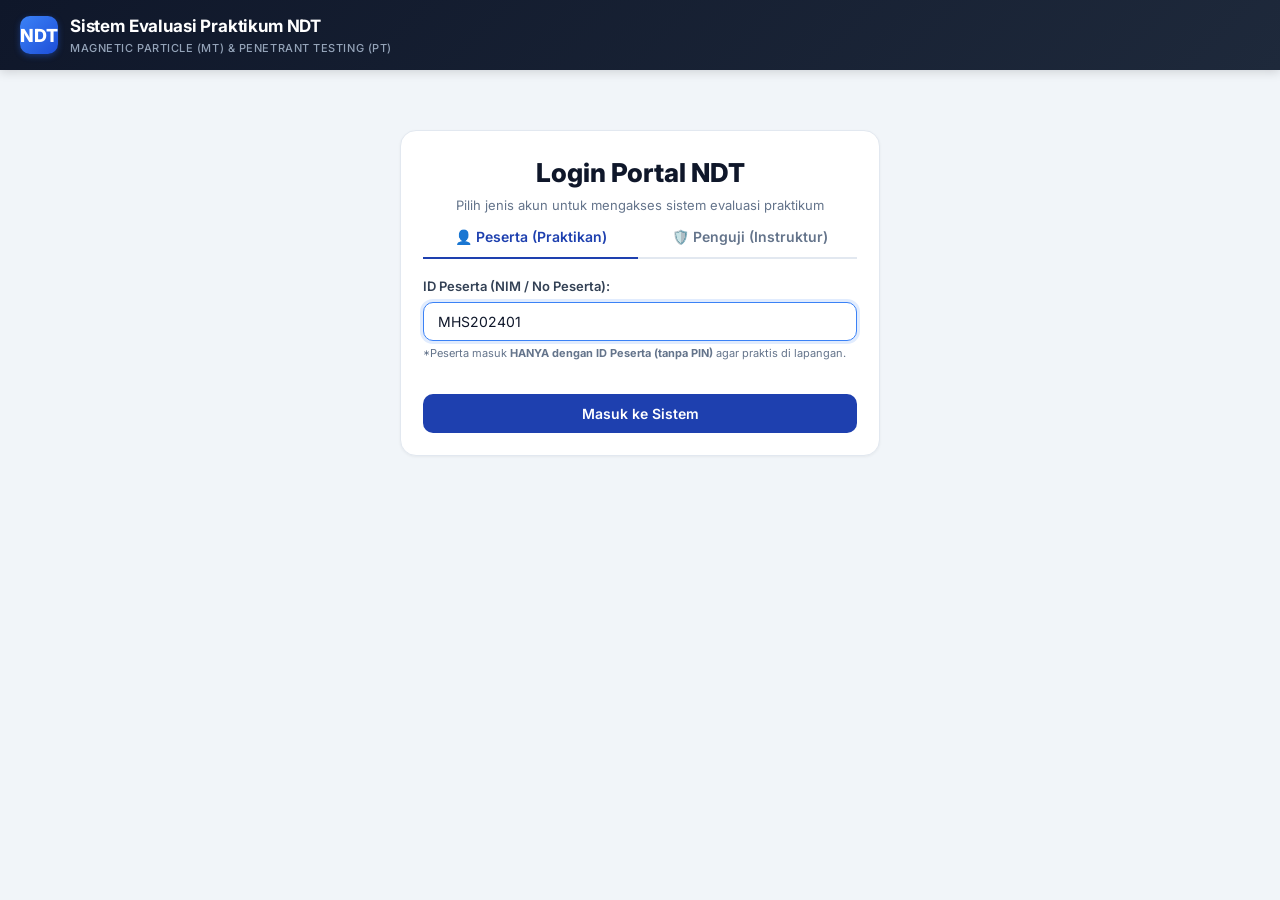
<file: docs/legacy-before-integration/Index.html>
<!DOCTYPE html>
<html lang="id">
<head>
  <meta charset="UTF-8">
  <base target="_top">
  <meta name="viewport" content="width=device-width, initial-scale=1.0, maximum-scale=1.0, user-scalable=no">
  <title>Aplikasi Evaluasi Praktikum NDT (MT & PT)</title>
  <link rel="preconnect" href="https://fonts.googleapis.com">
  <link rel="preconnect" href="https://fonts.gstatic.com" crossorigin>
  <link href="https://fonts.googleapis.com/css2?family=Inter:wght@400;500;600;700;800&display=swap" rel="stylesheet">
  <style>
/* ==========================================================================
   SISTEM EVALUASI PRAKTIKUM NDT - MODERN DESIGN SYSTEM
   Mobile-First for Input | Desktop-First for Evaluation Comparison
   ========================================================================== */

:root {
  --primary: #1e40af;
  --primary-hover: #1d4ed8;
  --primary-light: #eff6ff;
  --primary-border: #bfdbfe;
  
  --secondary: #0f172a;
  --accent: #0284c7;
  
  --success: #059669;
  --success-bg: #ecfdf5;
  --success-border: #a7f3d0;
  
  --warning: #d97706;
  --warning-bg: #fffbeb;
  --warning-border: #fde68a;
  
  --danger: #dc2626;
  --danger-bg: #fef2f2;
  --danger-border: #fecaca;
  
  --dark-bg: #090d16;
  --card-bg: #ffffff;
  --surface-alt: #f8fafc;
  --border-color: #e2e8f0;
  --border-focus: #3b82f6;
  
  --text-main: #0f172a;
  --text-muted: #64748b;
  --text-light: #94a3b8;
  
  --radius-sm: 6px;
  --radius-md: 10px;
  --radius-lg: 16px;
  --radius-full: 9999px;
  
  --shadow-sm: 0 1px 3px rgba(0, 0, 0, 0.05);
  --shadow-md: 0 4px 12px rgba(15, 23, 42, 0.08);
  --shadow-lg: 0 12px 28px rgba(15, 23, 42, 0.12);
  --shadow-xl: 0 20px 40px rgba(0, 0, 0, 0.18);
  
  --font-sans: 'Inter', -apple-system, BlinkMacSystemFont, "Segoe UI", Roboto, sans-serif;
  --transition: all 0.2s cubic-bezier(0.16, 1, 0.3, 1);
}

* {
  box-sizing: border-box;
  margin: 0;
  padding: 0;
  -webkit-tap-highlight-color: transparent;
}

body {
  font-family: var(--font-sans);
  background-color: #f1f5f9;
  color: var(--text-main);
  line-height: 1.5;
  font-size: 15px;
  min-height: 100vh;
  display: flex;
  flex-direction: column;
}

/* NAVBAR & APP HEADER */
.app-header {
  background: linear-gradient(135deg, #0f172a 0%, #1e293b 100%);
  color: #ffffff;
  padding: 14px 20px;
  position: sticky;
  top: 0;
  z-index: 100;
  box-shadow: 0 2px 10px rgba(0, 0, 0, 0.15);
  display: flex;
  align-items: center;
  justify-content: space-between;
}

.brand-wrapper {
  display: flex;
  align-items: center;
  gap: 12px;
}

.brand-icon {
  width: 38px;
  height: 38px;
  border-radius: var(--radius-md);
  background: linear-gradient(135deg, #3b82f6 0%, #1d4ed8 100%);
  display: flex;
  align-items: center;
  justify-content: center;
  font-weight: 800;
  font-size: 18px;
  color: #ffffff;
  box-shadow: 0 2px 6px rgba(37, 99, 235, 0.4);
}

.brand-title {
  font-size: 17px;
  font-weight: 700;
  letter-spacing: -0.01em;
}

.brand-subtitle {
  font-size: 11px;
  color: #94a3b8;
  font-weight: 500;
  text-transform: uppercase;
  letter-spacing: 0.05em;
}

.user-badge-nav {
  display: flex;
  align-items: center;
  gap: 10px;
  background: rgba(255, 255, 255, 0.08);
  padding: 6px 14px;
  border-radius: var(--radius-full);
  border: 1px solid rgba(255, 255, 255, 0.15);
}

.user-info-text {
  text-align: right;
  line-height: 1.2;
}

.user-name-label {
  font-size: 13px;
  font-weight: 600;
  color: #f8fafc;
}

.user-role-tag {
  font-size: 10px;
  font-weight: 700;
  text-transform: uppercase;
  color: #38bdf8;
}

.btn-logout {
  background: transparent;
  border: none;
  color: #cbd5e1;
  cursor: pointer;
  padding: 4px;
  border-radius: var(--radius-sm);
  display: flex;
  align-items: center;
  transition: var(--transition);
}

.btn-logout:hover {
  color: #ef4444;
  background: rgba(239, 68, 68, 0.1);
}

/* MAIN CONTAINER */
.main-wrapper {
  flex: 1;
  max-width: 1200px;
  width: 100%;
  margin: 0 auto;
  padding: 20px 16px;
}

/* CARDS & PANELS */
.card {
  background: var(--card-bg);
  border-radius: var(--radius-lg);
  border: 1px solid var(--border-color);
  box-shadow: var(--shadow-sm);
  padding: 22px;
  margin-bottom: 20px;
  transition: var(--transition);
}

.card:hover {
  box-shadow: var(--shadow-md);
}

.card-title {
  font-size: 18px;
  font-weight: 700;
  color: var(--secondary);
  margin-bottom: 16px;
  display: flex;
  align-items: center;
  gap: 8px;
}

.section-subtitle {
  font-size: 13px;
  color: var(--text-muted);
  margin-top: -12px;
  margin-bottom: 18px;
}

/* BUTTONS */
.btn {
  display: inline-flex;
  align-items: center;
  justify-content: center;
  gap: 8px;
  font-family: inherit;
  font-size: 14px;
  font-weight: 600;
  padding: 10px 18px;
  border-radius: var(--radius-md);
  border: 1px solid transparent;
  cursor: pointer;
  transition: var(--transition);
  text-decoration: none;
}

.btn-primary {
  background-color: var(--primary);
  color: #ffffff;
}
.btn-primary:hover {
  background-color: var(--primary-hover);
  transform: translateY(-1px);
  box-shadow: 0 4px 10px rgba(30, 64, 175, 0.25);
}

.btn-secondary {
  background-color: var(--surface-alt);
  border-color: var(--border-color);
  color: var(--text-main);
}
.btn-secondary:hover {
  background-color: #e2e8f0;
}

.btn-success {
  background-color: var(--success);
  color: #ffffff;
}
.btn-success:hover {
  background-color: #047857;
}

.btn-danger {
  background-color: var(--danger);
  color: #ffffff;
}
.btn-danger:hover {
  background-color: #b91c1c;
}

.btn-outline-primary {
  background-color: transparent;
  border-color: var(--primary);
  color: var(--primary);
}
.btn-outline-primary:hover {
  background-color: var(--primary-light);
}

.btn-sm {
  padding: 6px 12px;
  font-size: 13px;
  border-radius: var(--radius-sm);
}

.btn-block {
  width: 100%;
}

.btn:disabled {
  opacity: 0.6;
  cursor: not-allowed;
  transform: none !important;
  box-shadow: none !important;
}

/* FORMS & INPUTS */
.form-group {
  margin-bottom: 16px;
}

.form-label {
  display: block;
  font-size: 13px;
  font-weight: 600;
  color: #334155;
  margin-bottom: 6px;
}

.form-control, .form-select {
  width: 100%;
  padding: 10px 14px;
  font-size: 14px;
  font-family: inherit;
  border: 1.5px solid var(--border-color);
  border-radius: var(--radius-md);
  background-color: #ffffff;
  color: var(--text-main);
  transition: var(--transition);
}

.form-control:focus, .form-select:focus {
  outline: none;
  border-color: var(--border-focus);
  box-shadow: 0 0 0 3px rgba(59, 130, 246, 0.15);
}

.form-row {
  display: grid;
  grid-template-columns: repeat(auto-fit, minmax(180px, 1fr));
  gap: 14px;
}

/* CHECKBOX TOGGLE */
.checkbox-card {
  display: flex;
  align-items: flex-start;
  gap: 12px;
  padding: 12px 14px;
  border-radius: var(--radius-md);
  border: 1.5px solid var(--border-color);
  background: var(--surface-alt);
  cursor: pointer;
  user-select: none;
  transition: var(--transition);
}

.checkbox-card:hover {
  border-color: #cbd5e1;
}

.checkbox-card.checked {
  background: var(--primary-light);
  border-color: var(--primary);
}

.checkbox-card input[type="checkbox"] {
  width: 18px;
  height: 18px;
  accent-color: var(--primary);
  margin-top: 2px;
}

.checkbox-title {
  font-size: 14px;
  font-weight: 700;
  color: var(--secondary);
}

.checkbox-desc {
  font-size: 12px;
  color: var(--text-muted);
}

/* STATUS BADGES */
.status-pill {
  display: inline-flex;
  align-items: center;
  gap: 6px;
  padding: 4px 12px;
  border-radius: var(--radius-full);
  font-size: 12px;
  font-weight: 600;
}

.status-waiting {
  background-color: var(--warning-bg);
  color: var(--warning);
  border: 1px solid var(--warning-border);
}

.status-done {
  background-color: var(--success-bg);
  color: var(--success);
  border: 1px solid var(--success-border);
}

.status-master {
  background-color: #f3e8ff;
  color: #7e22ce;
  border: 1px solid #d8b4fe;
}

.status-zonk {
  background-color: #f1f5f9;
  color: #475569;
  border: 1px solid #cbd5e1;
}

/* SKETCH CANVAS STYLES (SINGLE STROKE) */
.canvas-wrapper {
  position: relative;
  background: #ffffff;
  border-radius: var(--radius-md);
  border: 2px solid #cbd5e1;
  overflow: hidden;
  box-shadow: inset 0 2px 6px rgba(0, 0, 0, 0.05);
  margin-bottom: 12px;
  user-select: none;
  touch-action: none; /* Prevent scroll while drawing */
}

.canvas-wrapper.locked {
  border-color: #10b981;
}

.sketch-canvas {
  width: 100%;
  height: auto;
  display: block;
  cursor: crosshair;
}

.canvas-lock-badge {
  position: absolute;
  top: 10px;
  right: 10px;
  background: rgba(15, 23, 42, 0.85);
  backdrop-filter: blur(4px);
  color: #ffffff;
  font-size: 12px;
  font-weight: 600;
  padding: 4px 10px;
  border-radius: var(--radius-full);
  display: flex;
  align-items: center;
  gap: 6px;
  pointer-events: none;
  transition: var(--transition);
}

.canvas-lock-badge.active {
  background: #059669;
}

/* INDICATION LIST & CARDS */
.indication-item-card {
  background: #ffffff;
  border-radius: var(--radius-md);
  border: 1px solid var(--border-color);
  padding: 14px;
  margin-bottom: 10px;
  display: flex;
  align-items: center;
  justify-content: space-between;
  gap: 12px;
  box-shadow: 0 1px 3px rgba(0, 0, 0, 0.04);
}

.indication-no-badge {
  width: 34px;
  height: 34px;
  border-radius: var(--radius-full);
  background: var(--primary-light);
  color: var(--primary);
  border: 1.5px solid var(--primary-border);
  font-weight: 800;
  font-size: 14px;
  display: flex;
  align-items: center;
  justify-content: center;
  flex-shrink: 0;
}

.indication-thumb {
  width: 70px;
  height: 44px;
  border-radius: var(--radius-sm);
  border: 1px solid var(--border-color);
  object-fit: contain;
  background: #f8fafc;
}

.indication-details {
  flex: 1;
}

.indication-title {
  font-size: 13px;
  font-weight: 700;
  color: var(--secondary);
}

.indication-sub {
  font-size: 12px;
  color: var(--text-muted);
}

/* MODAL OVERLAY */
.modal-overlay {
  position: fixed;
  top: 0;
  left: 0;
  width: 100vw;
  height: 100vh;
  background: rgba(15, 23, 42, 0.7);
  backdrop-filter: blur(5px);
  z-index: 1000;
  display: flex;
  align-items: center;
  justify-content: center;
  padding: 14px;
  opacity: 0;
  pointer-events: none;
  transition: opacity 0.25s ease;
}

.modal-overlay.active {
  opacity: 1;
  pointer-events: auto;
}

.modal-box {
  background: #ffffff;
  width: 100%;
  max-width: 650px;
  max-height: 94vh;
  border-radius: var(--radius-lg);
  box-shadow: var(--shadow-xl);
  display: flex;
  flex-direction: column;
  overflow: hidden;
  transform: translateY(20px);
  transition: transform 0.25s cubic-bezier(0.16, 1, 0.3, 1);
}

.modal-overlay.active .modal-box {
  transform: translateY(0);
}

.modal-box.modal-lg {
  max-width: 1150px;
}

.modal-header {
  padding: 14px 20px;
  border-bottom: 1px solid var(--border-color);
  display: flex;
  align-items: center;
  justify-content: space-between;
  background: #ffffff;
}

.modal-title {
  font-size: 17px;
  font-weight: 700;
  color: var(--secondary);
}

.modal-body {
  padding: 18px 20px;
  overflow-y: auto;
  flex: 1;
}

.modal-footer {
  padding: 12px 20px;
  border-top: 1px solid var(--border-color);
  background: var(--surface-alt);
  display: flex;
  align-items: center;
  justify-content: flex-end;
  gap: 10px;
}

.modal-split-layout {
  display: flex;
  flex-direction: column;
  gap: 16px;
}

@media (min-width: 900px) {
  .modal-split-layout {
    display: grid;
    grid-template-columns: 1.35fr 1fr;
    gap: 18px;
    align-items: start;
  }
}

.btn-close-modal {
  background: none;
  border: none;
  font-size: 20px;
  color: var(--text-muted);
  cursor: pointer;
  line-height: 1;
}

/* SIDE-BY-SIDE COMPARISON (DESKTOP-FIRST) */
.comparison-grid {
  display: grid;
  grid-template-columns: 1fr;
  gap: 20px;
}

@media (min-width: 900px) {
  .comparison-grid {
    grid-template-columns: 1fr 1fr;
  }
}

.col-master {
  background: #faf5ff;
  border: 1.5px solid #d8b4fe;
  border-radius: var(--radius-md);
  padding: 16px;
}

.col-participant {
  background: #f0fdf4;
  border: 1.5px solid #86efac;
  border-radius: var(--radius-md);
  padding: 16px;
}

.col-header-tag {
  display: flex;
  align-items: center;
  justify-content: space-between;
  margin-bottom: 12px;
  font-weight: 700;
  font-size: 15px;
}

.photo-preview-box {
  width: 100%;
  height: 220px;
  border-radius: var(--radius-md);
  border: 1px solid var(--border-color);
  background: #ffffff;
  display: flex;
  align-items: center;
  justify-content: center;
  overflow: hidden;
  margin-bottom: 14px;
}

.photo-preview-box img {
  width: 100%;
  height: 100%;
  object-fit: contain;
}

/* COMPARISON TABLES */
.table-responsive {
  overflow-x: auto;
}

.data-table {
  width: 100%;
  border-collapse: collapse;
  font-size: 13px;
  text-align: left;
}

.data-table th {
  background: #f1f5f9;
  color: #334155;
  font-weight: 700;
  padding: 8px 10px;
  border-bottom: 2px solid var(--border-color);
}

.data-table td {
  padding: 8px 10px;
  border-bottom: 1px solid var(--border-color);
}

.data-table tr:hover {
  background-color: rgba(241, 245, 249, 0.5);
}

/* TAB NAVIGATION */
.nav-tabs {
  display: flex;
  gap: 4px;
  border-bottom: 2px solid var(--border-color);
  margin-bottom: 18px;
}

.nav-tab-item {
  padding: 10px 18px;
  font-size: 14px;
  font-weight: 600;
  color: var(--text-muted);
  cursor: pointer;
  border-bottom: 2px solid transparent;
  margin-bottom: -2px;
  transition: var(--transition);
}

.nav-tab-item:hover {
  color: var(--primary);
}

.nav-tab-item.active {
  color: var(--primary);
  border-bottom-color: var(--primary);
}

/* NOTIFICATION TOAST */
.toast-box {
  position: fixed;
  bottom: 20px;
  right: 20px;
  z-index: 2000;
  background: #0f172a;
  color: #ffffff;
  padding: 12px 20px;
  border-radius: var(--radius-md);
  box-shadow: var(--shadow-lg);
  display: flex;
  align-items: center;
  gap: 10px;
  font-size: 14px;
  transform: translateY(100px);
  opacity: 0;
  transition: all 0.3s cubic-bezier(0.16, 1, 0.3, 1);
}

.toast-box.show {
  transform: translateY(0);
  opacity: 1;
}

.toast-success { border-left: 4px solid #10b981; }
.toast-error { border-left: 4px solid #ef4444; }
.toast-warning { border-left: 4px solid #f59e0b; }

/* SPINNER */
.spinner {
  display: inline-block;
  width: 16px;
  height: 16px;
  border: 2px solid rgba(255, 255, 255, 0.3);
  border-radius: 50%;
  border-top-color: #ffffff;
  animation: spin 0.8s linear infinite;
}

@keyframes spin {
  to { transform: rotate(360deg); }
}

/* UTILITIES */
.d-none { display: none !important; }
.text-center { text-align: center; }
.text-muted { color: var(--text-muted); }
.mt-2 { margin-top: 8px; }
.mt-3 { margin-top: 14px; }
.mt-4 { margin-top: 20px; }
.mb-2 { margin-bottom: 8px; }
.mb-3 { margin-bottom: 14px; }
.flex-between { display: flex; align-items: center; justify-content: space-between; }
.gap-2 { gap: 8px; }

  </style>
</head>
<body>

  <!-- APP NAVBAR -->
  <header class="app-header">
    <div class="brand-wrapper">
      <div class="brand-icon">NDT</div>
      <div>
        <div class="brand-title">Sistem Evaluasi Praktikum NDT</div>
        <div class="brand-subtitle">Magnetic Particle (MT) & Penetrant Testing (PT)</div>
      </div>
    </div>

    <!-- User Profile Badge & Logout -->
    <div id="userBadgeNav" class="user-badge-nav d-none">
      <div class="user-info-text">
        <div id="navUserName" class="user-name-label">-</div>
        <div id="navUserRole" class="user-role-tag">-</div>
      </div>
      <button class="btn-logout" onclick="handleLogout()" title="Keluar">
        <svg width="18" height="18" fill="none" stroke="currentColor" viewBox="0 0 24 24">
          <path stroke-linecap="round" stroke-linejoin="round" stroke-width="2" 
            d="M17 16l4-4m0 0l-4-4m4 4H7m6 4v1a3 3 0 01-3 3H6a3 3 0 01-3-3V7a3 3 0 013-3h4a3 3 0 013 3v1"/>
        </svg>
      </button>
    </div>
  </header>

  <!-- MAIN CONTAINER -->
  <main class="main-wrapper">

    <!-- VIEW 1: AUTENTIKASI / LOGIN -->
    <div id="loginView" class="card" style="max-width: 480px; margin: 40px auto;">
      <div class="text-center mb-4">
        <div style="font-size: 26px; font-weight: 800; color: var(--secondary);">Login Portal NDT</div>
        <div style="font-size: 13px; color: var(--text-muted); margin-top: 4px;">
          Pilih jenis akun untuk mengakses sistem evaluasi praktikum
        </div>
      </div>

      <!-- Role Tabs -->
      <div class="nav-tabs">
        <div id="tabRolePeserta" class="nav-tab-item active" style="flex:1; text-align:center;" onclick="switchLoginRole('Peserta')">
          👤 Peserta (Praktikan)
        </div>
        <div id="tabRolePenguji" class="nav-tab-item" style="flex:1; text-align:center;" onclick="switchLoginRole('Penguji')">
          🛡️ Penguji (Instruktur)
        </div>
      </div>

      <form id="loginForm" onsubmit="handleLoginSubmit(event)">
        <div class="form-group">
          <label id="loginIdLabel" class="form-label">ID Peserta (NIM / No Peserta):</label>
          <input type="text" id="loginUserId" class="form-control" placeholder="Misal: MHS202401" value="MHS202401" required autofocus />
          <small class="text-muted" style="font-size: 11px;">
            *Peserta masuk <b>HANYA dengan ID Peserta (tanpa PIN)</b> agar praktis di lapangan.
          </small>
        </div>

        <div id="pinInputGroup" class="form-group d-none">
          <label class="form-label">PIN Penguji (Keamanan Ekstra):</label>
          <input type="password" id="loginPin" class="form-control" placeholder="Masukkan PIN penguji" value="1234" />
          <small class="text-muted" style="font-size: 11px;">
            *Akun penguji bawaan: ID: <b>INSTRUKTUR01</b> | PIN: <b>1234</b>
          </small>
        </div>

        <button type="submit" id="btnLogin" class="btn btn-primary btn-block mt-3">
          Masuk ke Sistem
        </button>
      </form>
    </div>

    <!-- VIEW 2: DASHBOARD PESERTA (STATUS TRACKING & RIWAYAT) -->
    <div id="pesertaView" class="d-none">
      <div class="card flex-between" style="padding: 16px 22px;">
        <div>
          <h2 style="font-size: 19px; font-weight: 800;">Dashboard Praktikan NDT</h2>
          <p style="font-size: 13px; color: var(--text-muted);">
            Lacak status evaluasi laporan dan buat submisi praktikum baru
          </p>
        </div>
        <button class="btn btn-primary" onclick="startNewReport()">
          + Buat Laporan Praktikum
        </button>
      </div>

      <div class="card">
        <h3 class="card-title">Riwayat Submisi Praktikum Anda</h3>
        <p class="section-subtitle">
          Status otomatis diperbarui: 🟡 Menunggu Evaluasi atau 🟢 Sudah Dievaluasi
        </p>

        <div id="pesertaHistoryContainer">
          <!-- Diisi secara dinamis oleh JavaScript -->
        </div>
      </div>
    </div>

    <!-- VIEW 3: DASHBOARD PENGUJI (DAFTAR SUBMISI PESERTA & MASTER) -->
    <div id="pengujiView" class="d-none">
      <div class="card flex-between" style="padding: 16px 22px;">
        <div>
          <h2 style="font-size: 19px; font-weight: 800;">Portal Instruktur / Penguji NDT</h2>
          <p style="font-size: 13px; color: var(--text-muted);">
            Manajemen Kunci Jawaban Master dan Evaluasi Laporan Praktikan
          </p>
        </div>
        <div class="gap-2" style="display: flex;">
          <button class="btn btn-secondary" onclick="loadPengujiSubmissions()">
            🔄 Segarkan
          </button>
          <button class="btn btn-primary" onclick="startNewReport()">
            + Buat Kunci Jawaban (Master)
          </button>
        </div>
      </div>

      <div class="card">
        <h3 class="card-title">Daftar Submisi Laporan Mahasiswa / Peserta</h3>
        <p class="section-subtitle">
          Klik tombol <b>Evaluasi & Komparasi</b> untuk membandingkan hasil pengukuran dan sketsa mahasiswa terhadap Master secara Side-by-Side.
        </p>

        <div id="pengujiSubmissionsContainer">
          <!-- Diisi secara dinamis oleh JavaScript -->
        </div>
      </div>
    </div>

    <!-- VIEW 4: FORM INPUT DATA UNIVERSAL (MOBILE-FIRST) -->
    <div id="formInputView" class="d-none">
      <div class="flex-between mb-3">
        <button class="btn btn-secondary btn-sm" onclick="navigateTo(AppState.currentUser.role.toLowerCase() === 'penguji' ? 'pengujiDashboard' : 'pesertaDashboard')">
          ← Kembali ke Dashboard
        </button>
        <span style="font-size: 13px; font-weight: 600; color: var(--text-muted);">
          Formulir Input Praktikum NDT (Universal Form)
        </span>
      </div>

      <form id="universalReportForm" onsubmit="handleUniversalFormSubmit(event)">
        <!-- STEP A: DASHBOARD / HEADER BENDA UJI -->
        <div class="card">
          <h3 class="card-title">Layar Dashboard / Header Benda Uji</h3>
          
          <div class="form-row">
            <div class="form-group">
              <label class="form-label">Metode NDT:</label>
              <select id="reportMetode" class="form-select">
                <option value="Magnetic Particle">Magnetic Particle Testing (MT)</option>
                <option value="Penetrant Testing">Liquid Penetrant Testing (PT)</option>
              </select>
            </div>

            <div class="form-group">
              <label class="form-label">Test Piece ID (Kode Benda Uji):</label>
              <input type="text" id="reportTestPieceId" class="form-control" placeholder="Misal: MTPT 02 B" value="MTPT 02 B" required />
            </div>
          </div>

          <div class="form-row">
            <div class="form-group">
              <label class="form-label">Dimensi Panjang Benda (mm):</label>
              <input type="number" step="0.1" id="reportDimPanjang" class="form-control" placeholder="Contoh: 300" value="300" required />
            </div>

            <div class="form-group">
              <label class="form-label">Dimensi Lebar Benda (mm):</label>
              <input type="number" step="0.1" id="reportDimLebar" class="form-control" placeholder="Contoh: 200" value="200" required />
            </div>
          </div>

          <!-- Upload Foto Acuan Keseluruhan -->
          <div class="form-group mt-2">
            <div class="flex-between mb-1">
              <label class="form-label" style="margin-bottom:0;">Upload Foto Keseluruhan Benda Uji (1 Foto Acuan):</label>
              <button type="button" class="btn btn-sm btn-outline-primary" onclick="useTemplateAsOverallPhoto()">
                📷 Gunakan Foto Spesimen Acuan
              </button>
            </div>
            <input type="file" id="reportOverallPhoto" class="form-control" accept="image/*" onchange="handlePhotoUpload(event)" />
            <small class="text-muted" style="font-size:12px;">Hanya 1 foto acuan keseluruhan (bukan per indikasi).</small>
            
            <div id="overallPhotoPreviewBox" class="mt-2" style="background:#f8fafc; border:1px dashed #cbd5e1; border-radius:8px; padding:12px; text-align:center;">
              <span class="text-muted">Belum ada foto</span>
            </div>
          </div>

          <!-- KHUSUS PENGUJI ONLY OPTIONS -->
          <div id="pengujiOnlyOptions" class="mt-3 d-none">
            <div style="font-size: 13px; font-weight: 700; color: #7e22ce; margin-bottom: 8px;">
              🛡️ Opsi Khusus Penguji (Instruktur):
            </div>
            <div class="form-row">
              <label class="checkbox-card" id="cardChkMaster">
                <input type="checkbox" id="chkIsMaster" onchange="updateCheckboxCardStyle('chkIsMaster')" />
                <div>
                  <div class="checkbox-title">Jadikan Kunci Jawaban (MASTER)</div>
                  <div class="checkbox-desc">Data ini akan menjadi acuan komparasi bagi submisi peserta</div>
                </div>
              </label>

              <label class="checkbox-card" id="cardChkZonk">
                <input type="checkbox" id="chkIsZonk" onchange="updateCheckboxCardStyle('chkIsZonk')" />
                <div>
                  <div class="checkbox-title">Test Piece ZONK / Bersih</div>
                  <div class="checkbox-desc">Centang jika spesimen ini memang bersih tanpa cacat</div>
                </div>
              </label>
            </div>
          </div>
        </div>

        <!-- STEP B: INPUT INDIKASI (STEP-BY-STEP & AUTO-NUMBERING) -->
        <div class="card">
          <div class="flex-between mb-3">
            <div>
              <h3 class="card-title" style="margin-bottom:2px;">Daftar Indikasi Benda Uji</h3>
              <div id="indicationsCountBadge" style="font-size:12px; color:var(--text-muted); font-weight:600;">
                0 Indikasi
              </div>
            </div>
            <button type="button" class="btn btn-primary" onclick="openAddIndicationModal()">
              + Tambah Indikasi
            </button>
          </div>

          <div id="indicationsEmptyState" class="text-center p-4" style="background:#f8fafc; border:1px dashed #cbd5e1; border-radius:8px;">
            <p style="font-size:13px; color:var(--text-muted); margin-bottom:10px;">
              Belum ada indikasi. Tekan tombol <b>+ Tambah Indikasi</b> untuk menggambar sketsa 1 tarikan (Single-Stroke) dan memasukkan dimensinya.
            </p>
          </div>

          <div id="indicationsListContainer">
            <!-- Indikasi auto-numbered urut kiri ke kanan muncul di sini -->
          </div>
        </div>

        <!-- SUBMIT BUTTON -->
        <div class="text-center mb-5">
          <button type="submit" id="btnSubmitReport" class="btn btn-success btn-block" style="padding:14px; font-size:16px;">
            🚀 Kirim Laporan Praktikum
          </button>
        </div>
      </form>
    </div>

  </main>

  <!-- MODAL: KANVAS SKETSA (SINGLE-STROKE) & FORM DIMENSI -->
  <div id="indicationModal" class="modal-overlay">
    <div class="modal-box modal-lg">
      <div class="modal-header">
        <h3 class="modal-title">Kanvas Sketsa Indikasi (Single-Stroke)</h3>
        <button class="btn-close-modal" onclick="closeAddIndicationModal()">&times;</button>
      </div>

      <div class="modal-body">
        <div class="modal-split-layout">
          <!-- SISI KIRI: KANVAS BENDA UJI LAS NDT -->
          <div>
            <div id="canvasWrapper" class="canvas-wrapper">
              <canvas id="sketchCanvas" class="sketch-canvas"></canvas>
              <div id="canvasLockBadge" class="canvas-lock-badge">
                ✏️ Tarik 1 Garis (Single-Stroke)
              </div>
            </div>

            <!-- Tombol Clear / Ulangi Tarikan -->
            <div class="flex-between">
              <span style="font-size:12px; color:var(--text-muted);">
                *Jika salah tarikan, ulangi:
              </span>
              <button type="button" class="btn btn-sm btn-secondary" onclick="clearAndResetSketchCanvas()">
                🔄 Clear & Ulangi Tarikan
              </button>
            </div>
          </div>

          <!-- SISI KANAN: INSTRUKSI & FORM DIMENSI -->
          <div>
            <div id="canvasWaitingNotice" style="background:#eff6ff; border:1px solid #bfdbfe; border-radius:8px; padding:12px; margin-bottom:12px;">
              <div style="font-size:13px; font-weight:700; color:#1e40af; margin-bottom:4px;">
                🎯 Aturan Single-Stroke:
              </div>
              <p style="font-size:12px; color:#1e3a8a; line-height:1.4;">
                Tarik <b>1 garis sketsa</b> pada area las/plat di sebelah kiri. Saat jari/mouse dilepas, kanvas akan langsung <b>terkunci</b> dan form input dimensi di bawah ini akan aktif.
              </p>
            </div>

            <!-- FORM INPUT DIMENSI (MUNCUL SETELAH TARIKAN SELESAI) -->
            <div id="indicationDimensionForm" class="d-none" style="background:#f8fafc; border:1.5px solid var(--border-color); border-radius:10px; padding:14px;">
              <h4 style="font-size:14px; font-weight:700; color:var(--secondary); margin-bottom:10px;">
                📏 Input Dimensi Indikasi:
              </h4>

              <div class="form-row" style="margin-bottom:10px;">
                <div class="form-group" style="margin-bottom:10px;">
                  <label class="form-label">Panjang (L) mm:</label>
                  <input type="number" step="0.1" id="indLength" class="form-control" placeholder="15.5" required />
                </div>

                <div class="form-group" style="margin-bottom:10px;">
                  <label class="form-label">Lebar (W) mm:</label>
                  <input type="number" step="0.1" id="indWidth" class="form-control" placeholder="2.0" required />
                </div>
              </div>

              <div class="form-group" style="margin-bottom:10px;">
                <label class="form-label">Jarak dari Kiri (From Y) mm:</label>
                <input type="number" step="0.1" id="indFromY" class="form-control" placeholder="45.0" required />
                <small class="text-muted" style="font-size:11px;">*Acuan auto-numbering urut dari kiri ke kanan</small>
              </div>

              <div class="form-row">
                <div class="form-group" style="margin-bottom:10px;">
                  <label class="form-label">Tipe Indikasi:</label>
                  <select id="indType" class="form-select">
                    <option value="Linear">Linear</option>
                    <option value="Rounded">Rounded</option>
                    <option value="Crack (Retak)">Crack (Retak)</option>
                    <option value="Lack of Fusion">Lack of Fusion</option>
                    <option value="Incomplete Penetration">Incomplete Penetration</option>
                    <option value="Undercut">Undercut</option>
                    <option value="Porosity">Porosity</option>
                    <option value="Slag Inclusion">Slag Inclusion</option>
                  </select>
                </div>

                <div class="form-group" style="margin-bottom:10px;">
                  <label class="form-label">Keputusan:</label>
                  <select id="indDecision" class="form-select">
                    <option value="Reject">Reject (Cacat)</option>
                    <option value="Accept">Accept (Lolos)</option>
                  </select>
                </div>
              </div>
            </div>
          </div>
        </div>
      </div>

      <div class="modal-footer">
        <button type="button" class="btn btn-secondary" onclick="closeAddIndicationModal()">
          Batal
        </button>
        <button type="button" class="btn btn-primary" onclick="saveCurrentIndication()">
          Simpan Indikasi
        </button>
      </div>
    </div>
  </div>

  <!-- MODAL: DASHBOARD KOMPARASI & EVALUASI SIDE-BY-SIDE (DESKTOP-FIRST) -->
  <div id="comparisonModal" class="modal-overlay">
    <div class="modal-box modal-lg" style="max-width: 1200px; max-height: 94vh;">
      <div class="modal-header">
        <h3 class="modal-title">Komparasi Hasil Praktikum vs Kunci Jawaban Master</h3>
        <button class="btn-close-modal" onclick="closeComparisonModal()">&times;</button>
      </div>

      <div class="modal-body" id="comparisonContent">
        <!-- Konten side-by-side dirender oleh JavaScript renderComparisonView() -->
      </div>

      <div class="modal-footer">
        <button type="button" class="btn btn-secondary" onclick="closeComparisonModal()">
          Tutup Layar Komparasi
        </button>
      </div>
    </div>
  </div>

  <script>
/**
 * ==========================================================================
 * SISTEM EVALUASI PRAKTIKUM NDT (MT & PT) - CLIENT SCRIPT
 * Single-Stroke Canvas Engine | Auto-Numbering | Side-by-Side Comparison
 * ==========================================================================
 */

// STATE MANAGEMENT
const AppState = {
  currentUser: null,       // { role: 'Penguji' | 'Peserta', userId, nama }
  activeView: 'login',     // 'login', 'pesertaDashboard', 'pengujiDashboard', 'formInput', 'comparison'
  currentMetode: 'Magnetic Particle',
  overallPhotoBase64: '',
  indications: [],         // Array of indications sorted by From Y
  
  // Single-Stroke Canvas State
  canvas: null,
  ctx: null,
  isDrawing: false,
  isStrokeLocked: false,
  strokePoints: [],
  currentStrokeDataUrl: '',
  
  // Evaluation Comparison State
  activeComparison: null,  // { master, participant }
  
  // Storage Key for Local Mock Mode
  LOCAL_STORAGE_KEY: 'NDT_PRAKTIKUM_LOCAL_DATA_V1'
};

// ==========================================================================
// 1. INISIALISASI APLIKASI
// ==========================================================================
document.addEventListener('DOMContentLoaded', () => {
  initLocalMockStorage();
  checkSavedSession();
  setupCanvasEvents();
});

function checkSavedSession() {
  const saved = localStorage.getItem('NDT_CURRENT_USER');
  if (saved) {
    try {
      AppState.currentUser = JSON.parse(saved);
      updateHeaderUserUI();
      if (AppState.currentUser.role.toLowerCase() === 'penguji') {
        navigateTo('pengujiDashboard');
      } else {
        navigateTo('pesertaDashboard');
      }
      return;
    } catch (e) {
      localStorage.removeItem('NDT_CURRENT_USER');
    }
  }
  navigateTo('login');
}

function updateHeaderUserUI() {
  const badge = document.getElementById('userBadgeNav');
  if (!badge) return;
  
  if (AppState.currentUser) {
    badge.classList.remove('d-none');
    document.getElementById('navUserName').textContent = AppState.currentUser.nama || AppState.currentUser.userId;
    document.getElementById('navUserRole').textContent = AppState.currentUser.role;
  } else {
    badge.classList.add('d-none');
  }
}

// ==========================================================================
// 2. NAVIGASI ANTAR LAYAR
// ==========================================================================
function navigateTo(viewName) {
  AppState.activeView = viewName;
  
  // Hide all screens
  const screens = ['loginView', 'pesertaView', 'pengujiView', 'formInputView', 'comparisonModal'];
  screens.forEach(id => {
    const el = document.getElementById(id);
    if (el) el.classList.add('d-none');
  });

  if (viewName === 'login') {
    document.getElementById('loginView').classList.remove('d-none');
  } else if (viewName === 'pesertaDashboard') {
    document.getElementById('pesertaView').classList.remove('d-none');
    loadPesertaSubmissions();
  } else if (viewName === 'pengujiDashboard') {
    document.getElementById('pengujiView').classList.remove('d-none');
    loadPengujiSubmissions();
  } else if (viewName === 'formInput') {
    document.getElementById('formInputView').classList.remove('d-none');
    resetUniversalForm();
  }
}

function handleLogout() {
  localStorage.removeItem('NDT_CURRENT_USER');
  AppState.currentUser = null;
  updateHeaderUserUI();
  showToast('Berhasil keluar dari akun.', 'warning');
  navigateTo('login');
}

// ==========================================================================
// 3. AUTENTIKASI (PENGUJI DENGAN PIN, PESERTA TANPA PIN)
// ==========================================================================
function switchLoginRole(role) {
  const tabPeserta = document.getElementById('tabRolePeserta');
  const tabPenguji = document.getElementById('tabRolePenguji');
  const pinGroup = document.getElementById('pinInputGroup');
  const idLabel = document.getElementById('loginIdLabel');
  const idInput = document.getElementById('loginUserId');

  if (role === 'Penguji') {
    tabPenguji.classList.add('active');
    tabPeserta.classList.remove('active');
    pinGroup.classList.remove('d-none');
    idLabel.textContent = 'ID Penguji (Instruktur):';
    idInput.placeholder = 'Misal: INSTRUKTUR01';
  } else {
    tabPeserta.classList.add('active');
    tabPenguji.classList.remove('active');
    pinGroup.classList.add('d-none');
    idLabel.textContent = 'ID Peserta (NIM / No Peserta):';
    idInput.placeholder = 'Misal: MHS202401';
  }
}

async function handleLoginSubmit(event) {
  event.preventDefault();
  const isPenguji = document.getElementById('tabRolePenguji').classList.contains('active');
  const role = isPenguji ? 'Penguji' : 'Peserta';
  const userId = document.getElementById('loginUserId').value.trim();
  const pin = document.getElementById('loginPin') ? document.getElementById('loginPin').value.trim() : '';

  if (!userId) {
    showToast('Silakan isi ID Pengguna.', 'error');
    return;
  }

  if (isPenguji && !pin) {
    showToast('PIN Penguji wajib diisi.', 'error');
    return;
  }

  showSpinner('btnLogin', true);

  const payload = { role, userId, pin };

  try {
    const res = await callBackendApi('login', payload);
    showSpinner('btnLogin', false);

    if (res.success) {
      AppState.currentUser = res.user;
      localStorage.setItem('NDT_CURRENT_USER', JSON.stringify(res.user));
      updateHeaderUserUI();
      showToast(`Selamat datang, ${res.user.nama || res.user.userId}!`, 'success');
      
      if (res.user.role.toLowerCase() === 'penguji') {
        navigateTo('pengujiDashboard');
      } else {
        navigateTo('pesertaDashboard');
      }
    } else {
      showToast(res.message || 'Login gagal.', 'error');
    }
  } catch (err) {
    showSpinner('btnLogin', false);
    showToast('Terjadi gangguan koneksi: ' + err.message, 'error');
  }
}

// ==========================================================================
// 4. KANVAS SKETSA BENDA UJI NDT (SINGLE-STROKE LOCKING ENGINE)
// ==========================================================================
/**
 * Menggambar Template Benda Uji Las NDT sesuai persis gambar referensi:
 * - Plat kiri dengan ukuran proporsional
 * - Kotak tab penanda di pojok kiri atas dan kanan atas
 * - Garis las tengah (Upper weld toe, Centerline strip-titik, Lower weld toe)
 * - Tanda Datum "Y" di ujung kiri garis las atas
 * - Potongan bevel las (Double-V groove) di bagian samping kanan!
 */
function drawSpecimenTemplate(ctx, width, height) {
  ctx.save();
  ctx.clearRect(0, 0, width, height);

  // Background engineering paper
  ctx.fillStyle = "#ffffff";
  ctx.fillRect(0, 0, width, height);

  // Faint technical grid background
  ctx.strokeStyle = "#f1f5f9";
  ctx.lineWidth = 1;
  const gridSize = 20;
  for (let x = 0; x < width; x += gridSize) {
    ctx.beginPath();
    ctx.moveTo(x, 0);
    ctx.lineTo(x, height);
    ctx.stroke();
  }
  for (let y = 0; y < height; y += gridSize) {
    ctx.beginPath();
    ctx.moveTo(0, y);
    ctx.lineTo(width, y);
    ctx.stroke();
  }

  // Koordinat Benda Uji
  const leftX = 40;
  const plateWidth = width * 0.72; // Plat las utama
  const rightX = leftX + plateWidth;
  const topY = 30;
  const bottomY = height - 30;
  const plateHeight = bottomY - topY;

  // 1. Kotak Luar Plat Utama (Kiri)
  ctx.strokeStyle = "#0f172a";
  ctx.lineWidth = 2.5;
  ctx.strokeRect(leftX, topY, plateWidth, plateHeight);

  // 2. Kotak Tab Penanda Pojok Kiri Atas
  const tabW = 46;
  const tabH = 46;
  ctx.lineWidth = 2;
  ctx.strokeRect(leftX + 25, topY + 15, tabW, tabH);

  // 3. Kotak Tab Penanda Pojok Kanan Atas
  ctx.strokeRect(rightX - 25 - tabW, topY + 15, tabW, tabH);

  // 4. Garis Las Horizontal (Weld Seam)
  const centerY = topY + plateHeight * 0.48; // Garis tengah las
  const weldCapHalfHeight = 44; // Lebar daerah las
  const upperToeY = centerY - weldCapHalfHeight;
  const lowerToeY = centerY + weldCapHalfHeight;

  // Garis Las Atas (Upper Toe Line)
  ctx.beginPath();
  ctx.moveTo(leftX, upperToeY);
  ctx.lineTo(rightX, upperToeY);
  ctx.strokeStyle = "#1e293b";
  ctx.lineWidth = 2;
  ctx.stroke();

  // Garis Las Bawah (Lower Toe Line)
  ctx.beginPath();
  ctx.moveTo(leftX, lowerToeY);
  ctx.lineTo(rightX, lowerToeY);
  ctx.stroke();

  // Garis Sumbu Tengah (Centerline - Garis Titik-Strip)
  ctx.beginPath();
  ctx.setLineDash([14, 5, 3, 5]); // Dash-dot pattern
  ctx.moveTo(leftX - 20, centerY);
  ctx.lineTo(width - 15, centerY);
  ctx.strokeStyle = "#334155";
  ctx.lineWidth = 1.6;
  ctx.stroke();
  ctx.setLineDash([]); // Reset dash

  // 5. Huruf / Datum "Y" di ujung kiri garis las atas
  ctx.fillStyle = "#0f172a";
  ctx.font = "bold 18px 'Inter', sans-serif";
  ctx.fillText("Y", leftX + 4, upperToeY - 6);

  // 6. Potongan Melintang Bevel Sambungan Las di Samping Kanan (Double-V Groove)
  const bevLeft = rightX + 26;
  const bevWidth = width - bevLeft - 30;
  const bevRight = bevLeft + bevWidth;
  const bevMidX = bevLeft + (bevWidth * 0.45);

  ctx.beginPath();
  ctx.lineWidth = 2;
  ctx.strokeStyle = "#0f172a";

  // Garis bevel atas & bawah (Double-V butt joint cross-section)
  // Atas
  ctx.moveTo(bevLeft, topY);
  ctx.lineTo(bevRight, topY);
  ctx.lineTo(bevRight, bottomY);
  ctx.lineTo(bevLeft, bottomY);
  
  // Sisi kiri potongan yang memiliki ceruk bevel V ganda
  ctx.lineTo(bevLeft, centerY + weldCapHalfHeight + 10);
  ctx.lineTo(bevMidX, centerY); // Titik temu akar las (root)
  ctx.lineTo(bevLeft, centerY - weldCapHalfHeight - 10);
  ctx.lineTo(bevLeft, topY);
  ctx.stroke();

  // Garis silang bevel V di sisi berlawanan bila ada
  ctx.beginPath();
  ctx.moveTo(bevMidX, centerY);
  ctx.lineTo(bevRight, centerY - weldCapHalfHeight - 10);
  ctx.moveTo(bevMidX, centerY);
  ctx.lineTo(bevRight, centerY + weldCapHalfHeight + 10);
  ctx.strokeStyle = "#475569";
  ctx.lineWidth = 1.2;
  ctx.stroke();

  // Watermark referensi
  ctx.fillStyle = "rgba(148, 163, 184, 0.25)";
  ctx.font = "bold 26px 'Inter', sans-serif";
  ctx.textAlign = "center";
  ctx.fillText("NDT TEST SPECIMEN", (leftX + rightX) / 2, centerY + 8);
  ctx.font = "600 13px 'Inter', sans-serif";
  ctx.fillText("WELD JOINT (MT / PT)", (leftX + rightX) / 2, centerY + 28);
  ctx.textAlign = "left";

  ctx.restore();
}

function setupCanvasEvents() {
  const canvas = document.getElementById('sketchCanvas');
  if (!canvas) return;
  
  AppState.canvas = canvas;
  AppState.ctx = canvas.getContext('2d');

  // Set internal resolution
  canvas.width = 820;
  canvas.height = 480;

  // Render initial background template
  drawSpecimenTemplate(AppState.ctx, canvas.width, canvas.height);

  // Pointer event listeners (supports Mouse, Touch, & Stylus seamlessly)
  canvas.addEventListener('pointerdown', handlePointerDown);
  canvas.addEventListener('pointermove', handlePointerMove);
  canvas.addEventListener('pointerup', handlePointerUp);
  canvas.addEventListener('pointercancel', handlePointerUp);
}

function getCanvasCoordinates(e) {
  const rect = AppState.canvas.getBoundingClientRect();
  const scaleX = AppState.canvas.width / rect.width;
  const scaleY = AppState.canvas.height / rect.height;
  return {
    x: (e.clientX - rect.left) * scaleX,
    y: (e.clientY - rect.top) * scaleY
  };
}

function handlePointerDown(e) {
  // SINGLE-STROKE LOCK CHECK: Jika kanvas sudah terkunci, abaikan tarikan baru!
  if (AppState.isStrokeLocked) {
    showToast('Kanvas terkunci! Tekan "Clear / Ulangi" jika ingin menggambar ulang.', 'warning');
    return;
  }

  AppState.isDrawing = true;
  AppState.strokePoints = [];
  const coords = getCanvasCoordinates(e);
  AppState.strokePoints.push(coords);

  // Redraw template
  drawSpecimenTemplate(AppState.ctx, AppState.canvas.width, AppState.canvas.height);

  // Draw start dot
  AppState.ctx.beginPath();
  AppState.ctx.arc(coords.x, coords.y, 3, 0, Math.PI * 2);
  AppState.ctx.fillStyle = '#dc2626'; // Red indication stroke
  AppState.ctx.fill();
}

function handlePointerMove(e) {
  if (!AppState.isDrawing || AppState.isStrokeLocked) return;
  
  const coords = getCanvasCoordinates(e);
  AppState.strokePoints.push(coords);

  // Render the ongoing stroke
  AppState.ctx.strokeStyle = '#dc2626'; // High-visibility defect indication red
  AppState.ctx.lineWidth = 4.5;
  AppState.ctx.lineCap = 'round';
  AppState.ctx.lineJoin = 'round';

  const pts = AppState.strokePoints;
  if (pts.length > 1) {
    AppState.ctx.beginPath();
    AppState.ctx.moveTo(pts[pts.length - 2].x, pts[pts.length - 2].y);
    AppState.ctx.lineTo(pts[pts.length - 1].x, pts[pts.length - 1].y);
    AppState.ctx.stroke();
  }
}

function handlePointerUp(e) {
  if (!AppState.isDrawing) return;
  AppState.isDrawing = false;

  if (AppState.strokePoints.length < 2) {
    // Terlalu pendek atau hanya klik sekilas
    return;
  }

  // ATURAN SINGLE-STROKE: Begitu mouse/jari dilepas, KANVAS TERKUNCI!
  lockStrokeCanvas();
}

function lockStrokeCanvas() {
  AppState.isStrokeLocked = true;
  
  // Simpan hasil sketsa ke base64
  AppState.currentStrokeDataUrl = AppState.canvas.toDataURL('image/png');

  // UI Updates
  const wrapper = document.getElementById('canvasWrapper');
  if (wrapper) wrapper.classList.add('locked');

  const badge = document.getElementById('canvasLockBadge');
  if (badge) {
    badge.classList.add('active');
    badge.innerHTML = `🔒 1 Tarikan Selesai (Terkunci)`;
  }

  // Tampilkan form dimensi setelah goresan terkunci
  const dimForm = document.getElementById('indicationDimensionForm');
  if (dimForm) dimForm.classList.remove('d-none');

  showToast('Sketsa terkunci (1 tarikan selesai). Silakan lengkapi dimensi indikasi.', 'success');
}

function clearAndResetSketchCanvas() {
  AppState.isDrawing = false;
  AppState.isStrokeLocked = false;
  AppState.strokePoints = [];
  AppState.currentStrokeDataUrl = '';

  const wrapper = document.getElementById('canvasWrapper');
  if (wrapper) wrapper.classList.remove('locked');

  const badge = document.getElementById('canvasLockBadge');
  if (badge) {
    badge.classList.remove('active');
    badge.innerHTML = `✏️ Tarik 1 Garis (Single-Stroke)`;
  }

  // Hide form until stroke is drawn
  const dimForm = document.getElementById('indicationDimensionForm');
  if (dimForm) dimForm.classList.add('d-none');

  // Redraw clean template
  drawSpecimenTemplate(AppState.ctx, AppState.canvas.width, AppState.canvas.height);
}

// ==========================================================================
// 5. MODAL INPUT INDIKASI & AUTO-NUMBERING BERDASARKAN FROM Y
// ==========================================================================
function openAddIndicationModal() {
  clearAndResetSketchCanvas();

  // Reset form dimensi
  document.getElementById('indLength').value = '';
  document.getElementById('indWidth').value = '';
  document.getElementById('indFromY').value = '';
  document.getElementById('indType').value = 'Linear';
  document.getElementById('indDecision').value = 'Reject';

  // Tampilkan modal
  document.getElementById('indicationModal').classList.add('active');
}

function closeAddIndicationModal() {
  document.getElementById('indicationModal').classList.remove('active');
}

function saveCurrentIndication() {
  if (!AppState.isStrokeLocked || !AppState.currentStrokeDataUrl) {
    showToast('Anda harus menggambar 1 goresan sketsa terlebih dahulu.', 'warning');
    return;
  }

  const length = parseFloat(document.getElementById('indLength').value);
  const width = parseFloat(document.getElementById('indWidth').value);
  const fromY = parseFloat(document.getElementById('indFromY').value);
  const type = document.getElementById('indType').value;
  const decision = document.getElementById('indDecision').value;

  if (isNaN(length) || length <= 0) {
    showToast('Panjang indikasi (Length) harus berupa angka positif.', 'error');
    return;
  }
  if (isNaN(width) || width <= 0) {
    showToast('Lebar indikasi (Width) harus berupa angka positif.', 'error');
    return;
  }
  if (isNaN(fromY) || fromY < 0) {
    showToast('Jarak dari Kiri (From Y) harus berupa angka valid (>= 0).', 'error');
    return;
  }

  // Simpan indikasi baru
  const newIndication = {
    length: length,
    width: width,
    fromY: fromY,
    type: type,
    decision: decision,
    sketchBase64: AppState.currentStrokeDataUrl
  };

  AppState.indications.push(newIndication);

  // AUTO-NUMBERING (Urut Kiri ke Kanan berdasarkan nilai "From Y" terkecil ke terbesar)
  AppState.indications.sort((a, b) => a.fromY - b.fromY);

  renderIndicationsList();
  closeAddIndicationModal();
  showToast(`Indikasi tersimpan dan diurutkan otomatis berdasarkan From Y!`, 'success');
}

function removeIndication(index) {
  if (confirm(`Hapus indikasi No. ${index + 1}?`)) {
    AppState.indications.splice(index, 1);
    // Re-sort and re-render
    AppState.indications.sort((a, b) => a.fromY - b.fromY);
    renderIndicationsList();
    showToast('Indikasi dihapus.', 'info');
  }
}

function renderIndicationsList() {
  const container = document.getElementById('indicationsListContainer');
  const emptyState = document.getElementById('indicationsEmptyState');
  const countBadge = document.getElementById('indicationsCountBadge');

  if (!container) return;

  if (AppState.indications.length === 0) {
    container.innerHTML = '';
    if (emptyState) emptyState.classList.remove('d-none');
    if (countBadge) countBadge.textContent = '0 Indikasi';
    return;
  }

  if (emptyState) emptyState.classList.add('d-none');
  if (countBadge) countBadge.textContent = `${AppState.indications.length} Indikasi (Urut Kiri ke Kanan)`;

  container.innerHTML = AppState.indications.map((ind, idx) => {
    const autoNo = idx + 1; // Auto-numbered No. 1, 2, 3...
    const decisionColor = ind.decision === 'Reject' ? 'var(--danger)' : 'var(--success)';
    return `
      <div class="indication-item-card">
        <div class="indication-no-badge">#${autoNo}</div>
        <img src="${ind.sketchBase64}" class="indication-thumb" alt="Sketsa Indikasi ${autoNo}" />
        <div class="indication-details">
          <div class="indication-title">${ind.type} (${ind.decision})</div>
          <div class="indication-sub">
            Dim: <b>${ind.length} mm</b> × <b>${ind.width} mm</b> | 
            From Y: <b style="color:var(--primary);">${ind.fromY} mm</b>
          </div>
        </div>
        <button type="button" class="btn btn-sm btn-secondary" onclick="removeIndication(${idx})" title="Hapus Indikasi">
          🗑️
        </button>
      </div>
    `;
  }).join('');
}

// ==========================================================================
// 6. FORM UNIVERSAL SUBMISI (MOBILE-FIRST)
// ==========================================================================
function startNewReport() {
  resetUniversalForm();
  navigateTo('formInput');
}

function resetUniversalForm() {
  document.getElementById('reportMetode').value = 'Magnetic Particle';
  document.getElementById('reportTestPieceId').value = 'MTPT 02 B';
  document.getElementById('reportDimPanjang').value = '300';
  document.getElementById('reportDimLebar').value = '200';
  
  const photoInput = document.getElementById('reportOverallPhoto');
  if (photoInput) photoInput.value = '';
  
  // Auto-load template snapshot as initial reference photo
  useTemplateAsOverallPhoto();
  
  AppState.indications = [];
  renderIndicationsList();

  // Khusus Penguji UI toggles
  const pengujiOptions = document.getElementById('pengujiOnlyOptions');
  const isMasterCheck = document.getElementById('chkIsMaster');
  const isZonkCheck = document.getElementById('chkIsZonk');

  if (AppState.currentUser && AppState.currentUser.role.toLowerCase() === 'penguji') {
    if (pengujiOptions) pengujiOptions.classList.remove('d-none');
    if (isMasterCheck) isMasterCheck.checked = true; // default master for penguji
    if (isZonkCheck) isZonkCheck.checked = false;
    updateCheckboxCardStyle('chkIsMaster');
  } else {
    if (pengujiOptions) pengujiOptions.classList.add('d-none');
    if (isMasterCheck) isMasterCheck.checked = false;
    if (isZonkCheck) isZonkCheck.checked = false;
  }
}

function updateCheckboxCardStyle(checkboxId) {
  const chk = document.getElementById(checkboxId);
  if (!chk) return;
  const parent = chk.closest('.checkbox-card');
  if (parent) {
    if (chk.checked) parent.classList.add('checked');
    else parent.classList.remove('checked');
  }
}

function useTemplateAsOverallPhoto() {
  const tempCanvas = document.createElement('canvas');
  tempCanvas.width = 820;
  tempCanvas.height = 480;
  const tCtx = tempCanvas.getContext('2d');
  drawSpecimenTemplate(tCtx, tempCanvas.width, tempCanvas.height);
  
  // Stamp reference tag
  tCtx.fillStyle = '#0284c7';
  tCtx.font = 'bold 16px Inter, sans-serif';
  tCtx.fillText('📷 FOTO ACUAN BENDA UJI', 50, 440);
  
  AppState.overallPhotoBase64 = tempCanvas.toDataURL('image/jpeg', 0.85);
  const previewBox = document.getElementById('overallPhotoPreviewBox');
  if (previewBox) {
    previewBox.innerHTML = `
      <img src="${AppState.overallPhotoBase64}" alt="Foto Acuan Benda Uji" style="max-height:160px; border-radius:6px;" />
    `;
  }
  showToast('Foto acuan spesimen berhasil digunakan.', 'success');
}

function handlePhotoUpload(event) {
  const file = event.target.files[0];
  if (!file) return;

  const reader = new FileReader();
  reader.onload = function(e) {
    // Compress image to save bandwidth and storage
    compressImage(e.target.result, 1024, 0.75, (compressedBase64) => {
      AppState.overallPhotoBase64 = compressedBase64;
      document.getElementById('overallPhotoPreviewBox').innerHTML = `
        <img src="${compressedBase64}" alt="Foto Keseluruhan Benda Uji" style="max-height:160px; border-radius:6px;" />
      `;
      showToast('Foto berhasil dimuat.', 'info');
    });
  };
  reader.readAsDataURL(file);
}

function compressImage(base64, maxDimension, quality, callback) {
  const img = new Image();
  img.src = base64;
  img.onload = function() {
    let w = img.width;
    let h = img.height;
    if (w > maxDimension || h > maxDimension) {
      if (w > h) {
        h = Math.round((h * maxDimension) / w);
        w = maxDimension;
      } else {
        w = Math.round((w * maxDimension) / h);
        h = maxDimension;
      }
    }
    const canvas = document.createElement('canvas');
    canvas.width = w;
    canvas.height = h;
    const ctx = canvas.getContext('2d');
    ctx.drawImage(img, 0, 0, w, h);
    callback(canvas.toDataURL('image/jpeg', quality));
  };
}

async function handleUniversalFormSubmit(event) {
  event.preventDefault();

  const metode = document.getElementById('reportMetode').value;
  const testPieceId = document.getElementById('reportTestPieceId').value.trim();
  const dimPanjang = parseFloat(document.getElementById('reportDimPanjang').value);
  const dimLebar = parseFloat(document.getElementById('reportDimLebar').value);

  const isPenguji = AppState.currentUser && AppState.currentUser.role.toLowerCase() === 'penguji';
  const isMaster = isPenguji && document.getElementById('chkIsMaster').checked;
  const isZonk = isPenguji && document.getElementById('chkIsZonk').checked;

  if (!testPieceId) {
    showToast('Test Piece ID wajib diisi (misal: MTPT 02 B).', 'error');
    return;
  }
  if (isNaN(dimPanjang) || dimPanjang <= 0) {
    showToast('Dimensi Panjang harus angka positif.', 'error');
    return;
  }
  if (isNaN(dimLebar) || dimLebar <= 0) {
    showToast('Dimensi Lebar harus angka positif.', 'error');
    return;
  }
  
  // Auto-generate overall photo if not uploaded yet
  if (!AppState.overallPhotoBase64) {
    useTemplateAsOverallPhoto();
  }

  // Jika bukan benda uji Zonk, pastikan ada minimal 1 indikasi
  if (!isZonk && AppState.indications.length === 0) {
    if (!confirm('Perhatian: Belum ada indikasi yang ditambahkan. Lanjutkan submisi tanpa indikasi?')) {
      return;
    }
  }

  showSpinner('btnSubmitReport', true);

  const payload = {
    role: AppState.currentUser.role,
    nama: AppState.currentUser.nama || AppState.currentUser.userId,
    metode: metode,
    testPieceId: testPieceId,
    dimPanjang: dimPanjang,
    dimLebar: dimLebar,
    isMaster: isMaster,
    isZonk: isZonk,
    overallPhotoBase64: AppState.overallPhotoBase64,
    indications: AppState.indications
  };

  try {
    const res = await callBackendApi('submitReport', payload);
    showSpinner('btnSubmitReport', false);

    if (res.success) {
      showToast(res.message || 'Laporan berhasil disimpan!', 'success');
      if (isPenguji) {
        navigateTo('pengujiDashboard');
      } else {
        navigateTo('pesertaDashboard');
      }
    } else {
      showToast(res.message || 'Gagal menyimpan laporan.', 'error');
    }
  } catch (err) {
    showSpinner('btnSubmitReport', false);
    showToast('Terjadi kesalahan pengiriman: ' + err.message, 'error');
  }
}

// ==========================================================================
// 7. DASHBOARD RIWAYAT PESERTA (STATUS TRACKING)
// ==========================================================================
async function loadPesertaSubmissions() {
  const container = document.getElementById('pesertaHistoryContainer');
  if (!container) return;

  container.innerHTML = `<div class="text-center p-4 text-muted"><span class="spinner"></span> Memuat riwayat...</div>`;

  try {
    const res = await callBackendApi('getParticipantSubmissions', {
      nama: AppState.currentUser.nama || AppState.currentUser.userId
    });

    if (res.success && res.list && res.list.length > 0) {
      container.innerHTML = res.list.map(item => {
        const isDone = item.statusEvaluasi === 'Sudah Dievaluasi';
        const statusBadge = isDone
          ? `<span class="status-pill status-done">🟢 Sudah Dievaluasi</span>`
          : `<span class="status-pill status-waiting">🟡 Menunggu Evaluasi</span>`;

        const viewNotesBtn = isDone
          ? `<button class="btn btn-sm btn-primary" onclick="openSideBySideReview('${item.submissionId}')">📋 Lihat Catatan</button>`
          : `<button class="btn btn-sm btn-secondary" disabled>Belum Dievaluasi</button>`;

        return `
          <div class="card mb-3">
            <div class="flex-between mb-2">
              <span style="font-weight:700; font-size:16px;">Test Piece: ${item.testPieceId}</span>
              ${statusBadge}
            </div>
            <div style="font-size:13px; color:var(--text-muted); margin-bottom:12px;">
              Metode: <b>${item.metode}</b> | Dimensi: <b>${item.dimPanjang} × ${item.dimLebar} mm</b>
            </div>
            <div class="flex-between">
              <span style="font-size:12px; color:var(--text-light); font-family:monospace;">ID: ${item.submissionId}</span>
              ${viewNotesBtn}
            </div>
          </div>
        `;
      }).join('');
    } else {
      container.innerHTML = `
        <div class="text-center p-4 text-muted card">
          <p>Belum ada laporan praktikum yang dikirim.</p>
          <button class="btn btn-primary mt-2" onclick="startNewReport()">+ Buat Laporan Praktikum Baru</button>
        </div>
      `;
    }
  } catch (err) {
    container.innerHTML = `<div class="text-center text-danger p-4">Gagal memuat riwayat: ${err.message}</div>`;
  }
}

// ==========================================================================
// 8. DASHBOARD PENGUJI (DAFTAR SUBMISI PESERTA & MASTER)
// ==========================================================================
async function loadPengujiSubmissions() {
  const container = document.getElementById('pengujiSubmissionsContainer');
  if (!container) return;

  container.innerHTML = `<div class="text-center p-4 text-muted"><span class="spinner"></span> Memuat daftar submisi peserta...</div>`;

  try {
    const res = await callBackendApi('getEvaluatorSubmissions', {});

    if (res.success) {
      const participants = res.participants || [];
      const masters = res.masters || {};

      if (participants.length === 0) {
        container.innerHTML = `
          <div class="text-center p-4 text-muted card">
            <p>Belum ada submisi laporan praktikum dari peserta.</p>
          </div>
        `;
        return;
      }

      container.innerHTML = participants.map(sub => {
        const hasMaster = !!masters[sub.testPieceId];
        const isDone = sub.statusEvaluasi === 'Sudah Dievaluasi';

        const statusBadge = isDone
          ? `<span class="status-pill status-done">🟢 Sudah Dievaluasi</span>`
          : `<span class="status-pill status-waiting">🟡 Menunggu Evaluasi</span>`;

        const masterBadge = hasMaster
          ? `<span class="status-pill status-master">🔑 Master Tersedia</span>`
          : `<span class="status-pill status-zonk">⚠️ Master Belum Dibuat</span>`;

        return `
          <div class="card mb-3">
            <div class="flex-between mb-2">
              <div>
                <span style="font-weight:700; font-size:16px; color:var(--secondary);">${sub.nama}</span>
                <span style="font-size:13px; color:var(--text-muted); margin-left:8px;">(Piece: ${sub.testPieceId})</span>
              </div>
              <div class="gap-2" style="display:flex;">
                ${masterBadge}
                ${statusBadge}
              </div>
            </div>
            <div style="font-size:13px; color:var(--text-muted); margin-bottom:12px;">
              Metode: <b>${sub.metode}</b> | Dimensi: <b>${sub.dimPanjang} × ${sub.dimLebar} mm</b> | Status: <b>${sub.statusBenda}</b>
            </div>
            <div class="flex-between">
              <span style="font-size:12px; color:var(--text-light); font-family:monospace;">${sub.submissionId}</span>
              <button class="btn btn-sm ${isDone ? 'btn-secondary' : 'btn-primary'}" onclick="openSideBySideReview('${sub.submissionId}')">
                🔍 ${isDone ? 'Buka Ulang Komparasi' : 'Evaluasi & Komparasi'}
              </button>
            </div>
          </div>
        `;
      }).join('');
    }
  } catch (err) {
    container.innerHTML = `<div class="text-center text-danger p-4">Gagal memuat submisi: ${err.message}</div>`;
  }
}

// ==========================================================================
// 9. MODUL 2: DASHBOARD KOMPARASI & EVALUASI (DESKTOP-FIRST SIDE-BY-SIDE)
// ==========================================================================
async function openSideBySideReview(submissionId) {
  const modal = document.getElementById('comparisonModal');
  const content = document.getElementById('comparisonContent');
  modal.classList.add('active');
  content.innerHTML = `<div class="text-center p-5 text-muted"><span class="spinner"></span> Menyiapkan data komparasi visual...</div>`;

  try {
    const res = await callBackendApi('getComparisonData', { submissionId });
    if (!res.success) {
      content.innerHTML = `<div class="text-center text-danger p-5">${res.message}</div>`;
      return;
    }

    AppState.activeComparison = res;
    renderComparisonView(res);
  } catch (err) {
    content.innerHTML = `<div class="text-center text-danger p-5">Gagal membuka komparasi: ${err.message}</div>`;
  }
}

function closeComparisonModal() {
  document.getElementById('comparisonModal').classList.remove('active');
}

function renderComparisonView(data) {
  const content = document.getElementById('comparisonContent');
  const isPenguji = AppState.currentUser && AppState.currentUser.role.toLowerCase() === 'penguji';
  const master = data.master;
  const participant = data.participant;

  let masterPhotoHtml = `<div class="text-muted" style="padding:40px 10px; text-align:center;">Tidak ada foto Master / Master belum dibuat</div>`;
  if (master && master.header && master.header.overallPhotoUrl) {
    masterPhotoHtml = `<img src="${master.header.overallPhotoUrl}" alt="Master Overall Photo" />`;
  }

  let participantPhotoHtml = `<div class="text-muted" style="padding:40px 10px; text-align:center;">Tidak ada foto peserta</div>`;
  if (participant && participant.header && participant.header.overallPhotoUrl) {
    participantPhotoHtml = `<img src="${participant.header.overallPhotoUrl}" alt="Participant Overall Photo" />`;
  }

  // Indikasi Master Table Rows
  const masterDetails = (master && master.details) || [];
  const masterRows = masterDetails.length > 0
    ? masterDetails.map(d => `
        <tr>
          <td><b>#${d.indicationNo}</b></td>
          <td>${d.length} × ${d.width}</td>
          <td style="color:var(--primary); font-weight:700;">${d.fromY} mm</td>
          <td>${d.type}</td>
          <td><span style="color:${d.decision === 'Reject' ? 'red' : 'green'}; font-weight:600;">${d.decision}</span></td>
        </tr>
      `).join('')
    : `<tr><td colspan="5" class="text-muted text-center">Tidak ada cacat (Zonk / Normal)</td></tr>`;

  // Indikasi Peserta Table Rows
  const participantDetails = (participant && participant.details) || [];
  const participantRows = participantDetails.length > 0
    ? participantDetails.map(d => `
        <tr>
          <td><b>#${d.indicationNo}</b></td>
          <td>${d.length} × ${d.width}</td>
          <td style="color:var(--primary); font-weight:700;">${d.fromY} mm</td>
          <td>${d.type}</td>
          <td><span style="color:${d.decision === 'Reject' ? 'red' : 'green'}; font-weight:600;">${d.decision}</span></td>
        </tr>
      `).join('')
    : `<tr><td colspan="5" class="text-muted text-center">Peserta tidak melaporkan indikasi</td></tr>`;

  // Side-by-Side Sketsa Indikasi
  const maxIndications = Math.max(masterDetails.length, participantDetails.length);
  let sketchesComparisonHtml = '';

  for (let i = 0; i < maxIndications; i++) {
    const mInd = masterDetails[i];
    const pInd = participantDetails[i];

    sketchesComparisonHtml += `
      <div style="background:#ffffff; border:1px solid var(--border-color); border-radius:8px; padding:12px; margin-bottom:14px;">
        <div style="font-weight:700; font-size:14px; margin-bottom:8px; color:var(--secondary);">
          Perbandingan Indikasi No. ${i + 1}
        </div>
        <div class="comparison-grid">
          <!-- Sisi Kiri: Master -->
          <div>
            <div style="font-size:12px; font-weight:700; color:#7e22ce; margin-bottom:4px;">KUNCI JAWABAN (MASTER)</div>
            ${mInd && mInd.sketchUrl ? `
              <img src="${mInd.sketchUrl}" style="width:100%; border:1px solid #d8b4fe; border-radius:6px;" alt="Master Sketsa ${i+1}"/>
              <div style="font-size:11px; color:var(--text-muted); margin-top:4px;">
                From Y: <b>${mInd.fromY} mm</b> | Dim: ${mInd.length} × ${mInd.width} mm | ${mInd.type}
              </div>
            ` : `<div style="font-size:12px; color:var(--text-muted); padding:20px; background:#faf5ff; text-align:center;">Tidak ada sketsa master</div>`}
          </div>

          <!-- Sisi Kanan: Peserta -->
          <div>
            <div style="font-size:12px; font-weight:700; color:#059669; margin-bottom:4px;">HASIL PESERTA (${participant.header.nama})</div>
            ${pInd && pInd.sketchUrl ? `
              <img src="${pInd.sketchUrl}" style="width:100%; border:1px solid #86efac; border-radius:6px;" alt="Peserta Sketsa ${i+1}"/>
              <div style="font-size:11px; color:var(--text-muted); margin-top:4px;">
                From Y: <b>${pInd.fromY} mm</b> | Dim: ${pInd.length} × ${pInd.width} mm | ${pInd.type}
              </div>
            ` : `<div style="font-size:12px; color:var(--text-muted); padding:20px; background:#f0fdf4; text-align:center;">Peserta tidak menggambar sketsa ini</div>`}
          </div>
        </div>
        
        <!-- Input / Display Catatan Per Indikasi -->
        <div style="margin-top:10px;">
          <label style="font-size:12px; font-weight:600; color:var(--text-muted);">
            Catatan Perbaikan Penguji untuk Indikasi No. ${i + 1}:
          </label>
          ${isPenguji ? `
            <input type="text" class="form-control form-control-sm mt-1 detail-feedback-input" 
              data-ind-no="${i + 1}" 
              placeholder="Misal: Arah goresan terbalik, selisih From Y 4mm..." 
              value="${pInd ? (pInd.catatanPenguji || '') : ''}" />
          ` : `
            <div style="background:#f8fafc; padding:8px 12px; border-radius:6px; font-size:13px; color:#1e293b; border:1px solid #e2e8f0; margin-top:4px;">
              ${(pInd && pInd.catatanPenguji) ? pInd.catatanPenguji : '<span class="text-muted">Belum ada catatan perbaikan khusus untuk indikasi ini.</span>'}
            </div>
          `}
        </div>
      </div>
    `;
  }

  // Form Evaluasi Khusus Penguji (Tanpa Angka / Skor)
  const evaluationSectionHtml = isPenguji ? `
    <div class="card mt-4" style="background:#fffbeb; border:1.5px solid #fde68a;">
      <h3 style="font-size:16px; font-weight:700; color:#92400e; margin-bottom:8px;">
        📝 Formulir Evaluasi & Umpan Balik Penguji (Tanpa Nilai Angka)
      </h3>
      <p style="font-size:12px; color:#b45309; margin-bottom:14px;">
        Sesuai PRD, Penguji TIDAK memberikan skor/angka. Berikan catatan kualitatif untuk memperbaiki letak pengukuran, arah sketsa, atau ketelitian peserta.
      </p>
      <div class="form-group">
        <label class="form-label">Catatan Perbaikan Umum (Feedback):</label>
        <textarea id="evalGeneralFeedback" class="form-control" rows="3" 
          placeholder="Tuliskan evaluasi menyeluruh terhadap hasil praktikum peserta..."></textarea>
      </div>
      <div style="text-align:right;">
        <button class="btn btn-success" id="btnSaveEval" onclick="submitEvaluation('${participant.header.submissionId}')">
          💾 Simpan Evaluasi & Tandai Selesai
        </button>
      </div>
    </div>
  ` : `
    <div class="card mt-4" style="background:#ecfdf5; border:1.5px solid #a7f3d0;">
      <h3 style="font-size:16px; font-weight:700; color:#065f46; margin-bottom:8px;">
        📋 Status Evaluasi Praktikum
      </h3>
      <p style="font-size:13px; color:#047857;">
        Status: <b>${participant.header.statusEvaluasi}</b>
      </p>
    </div>
  `;

  content.innerHTML = `
    <!-- Header Ringkasan Komparasi -->
    <div style="background:#f8fafc; padding:14px 18px; border-radius:10px; border:1px solid #e2e8f0; margin-bottom:20px;">
      <div class="flex-between">
        <div>
          <h2 style="font-size:18px; font-weight:800; color:var(--secondary);">
            Komparasi Test Piece: ${participant.header.testPieceId}
          </h2>
          <div style="font-size:13px; color:var(--text-muted); margin-top:2px;">
            Metode: <b>${participant.header.metode}</b> | Peserta: <b>${participant.header.nama}</b>
          </div>
        </div>
        <div>
          <span class="status-pill status-done">Komparasi Visual Aktif</span>
        </div>
      </div>
    </div>

    <!-- 1. CROSSCHECK FOTO KESELURUHAN (SIDE-BY-SIDE) -->
    <h3 class="card-title" style="font-size:16px;">1. Crosscheck Foto Keseluruhan Benda Uji</h3>
    <div class="comparison-grid mb-4">
      <div class="col-master">
        <div class="col-header-tag" style="color:#7e22ce;">
          <span>🔑 KUNCI JAWABAN (MASTER)</span>
        </div>
        <div class="photo-preview-box">
          ${masterPhotoHtml}
        </div>
      </div>
      <div class="col-participant">
        <div class="col-header-tag" style="color:#059669;">
          <span>👤 HASIL PESERTA (${participant.header.nama})</span>
        </div>
        <div class="photo-preview-box">
          ${participantPhotoHtml}
        </div>
      </div>
    </div>

    <!-- 2. KOMPARASI TABEL DIMENSI INDIKASI (SIDE-BY-SIDE) -->
    <h3 class="card-title" style="font-size:16px;">2. Komparasi Tabel Dimensi Indikasi (Urut Kiri ke Kanan)</h3>
    <div class="comparison-grid mb-4">
      <div class="col-master">
        <div class="col-header-tag" style="color:#7e22ce;">
          <span>Tabel Indikasi Master</span>
        </div>
        <div class="table-responsive">
          <table class="data-table">
            <thead>
              <tr>
                <th>No</th>
                <th>P × L (mm)</th>
                <th>From Y</th>
                <th>Tipe</th>
                <th>Keputusan</th>
              </tr>
            </thead>
            <tbody>${masterRows}</tbody>
          </table>
        </div>
      </div>

      <div class="col-participant">
        <div class="col-header-tag" style="color:#059669;">
          <span>Tabel Indikasi Peserta</span>
        </div>
        <div class="table-responsive">
          <table class="data-table">
            <thead>
              <tr>
                <th>No</th>
                <th>P × L (mm)</th>
                <th>From Y</th>
                <th>Tipe</th>
                <th>Keputusan</th>
              </tr>
            </thead>
            <tbody>${participantRows}</tbody>
          </table>
        </div>
      </div>
    </div>

    <!-- 3. KOMPARASI SKETSA (SIDE-BY-SIDE) -->
    <h3 class="card-title" style="font-size:16px;">3. Komparasi Gambar Sketsa Indikasi</h3>
    ${sketchesComparisonHtml}

    <!-- 4. FEEDBACK EVALUATOR -->
    ${evaluationSectionHtml}
  `;
}

async function submitEvaluation(submissionId) {
  const generalFeedback = (document.getElementById('evalGeneralFeedback') || {}).value || '';
  
  // Ambil catatan per indikasi
  const detailNotes = {};
  const inputs = document.querySelectorAll('.detail-feedback-input');
  inputs.forEach(input => {
    const indNo = input.getAttribute('data-ind-no');
    const val = input.value.trim();
    if (val) {
      detailNotes[indNo] = val;
    }
  });

  showSpinner('btnSaveEval', true);

  try {
    const res = await callBackendApi('saveEvaluation', {
      submissionId,
      generalFeedback,
      detailNotes
    });
    showSpinner('btnSaveEval', false);

    if (res.success) {
      showToast('Evaluasi dan catatan feedback berhasil disimpan!', 'success');
      closeComparisonModal();
      loadPengujiSubmissions();
    } else {
      showToast(res.message || 'Gagal menyimpan evaluasi.', 'error');
    }
  } catch (err) {
    showSpinner('btnSaveEval', false);
    showToast('Terjadi kesalahan: ' + err.message, 'error');
  }
}

// ==========================================================================
// 10. BACKEND API CLIENT (DUAL-MODE: NATIVE GAS & LOCAL PREVIEW/MOCK)
// ==========================================================================
async function callBackendApi(action, payload) {
  // 1. Jika berjalan dalam Google Apps Script Web App
  if (typeof google !== 'undefined' && google.script && google.script.run) {
    return new Promise((resolve, reject) => {
      google.script.run
        .withSuccessHandler(res => resolve(res))
        .withFailureHandler(err => reject(err))
        [getGasFunctionName(action)](payload);
    });
  }

  // 2. Mode Standalone / Local Mock Simulation
  return runMockBackend(action, payload);
}

function getGasFunctionName(action) {
  const map = {
    login: 'apiLogin',
    submitReport: 'apiSubmitReport',
    getParticipantSubmissions: 'apiGetParticipantSubmissions',
    getEvaluatorSubmissions: 'apiGetEvaluatorSubmissions',
    getComparisonData: 'apiGetComparisonData',
    saveEvaluation: 'apiSaveEvaluation',
    setupDatabase: 'apiSetupInitialDatabase'
  };
  return map[action] || action;
}

// ==========================================================================
// 11. LOCAL MOCK DATABASE (Untuk pengujian interaktif lokal tanpa GAS)
// ==========================================================================
function initLocalMockStorage() {
  if (!localStorage.getItem(AppState.LOCAL_STORAGE_KEY)) {
    const initialData = {
      accounts: [
        { role: 'Penguji', userId: 'INSTRUKTUR01', pin: '1234', nama: 'Ir. Bambang Tri, Level III' },
        { role: 'Penguji', userId: 'NDT_LEAD', pin: '5678', nama: 'Koordinator Lab NDT' },
        { role: 'Peserta', userId: 'MHS202401', pin: '', nama: 'Ahmad Fauzi' },
        { role: 'Peserta', userId: 'MHS202402', pin: '', nama: 'Dewi Lestari' }
      ],
      headers: [],
      details: []
    };

    // Tambahkan 1 Master sample untuk MTPT 02 B
    const sampleMasterSubId = 'MSTR_MTPT02B_INIT';
    initialData.headers.push({
      submissionId: sampleMasterSubId,
      role: 'Penguji',
      nama: 'Ir. Bambang Tri, Level III',
      metode: 'Magnetic Particle',
      testPieceId: 'MTPT 02 B',
      dimPanjang: 300,
      dimLebar: 200,
      statusBenda: 'KUNCI JAWABAN (MASTER)',
      overallPhotoUrl: '',
      statusEvaluasi: 'MASTER_REF'
    });

    initialData.details.push({
      submissionId: sampleMasterSubId,
      indicationNo: 1,
      length: 18,
      width: 2,
      fromY: 65,
      type: 'Linear (Crack)',
      decision: 'Reject',
      sketchUrl: '',
      catatanPenguji: ''
    });

    initialData.details.push({
      submissionId: sampleMasterSubId,
      indicationNo: 2,
      length: 8,
      width: 4,
      fromY: 190,
      type: 'Rounded (Porosity)',
      decision: 'Accept',
      sketchUrl: '',
      catatanPenguji: ''
    });

    localStorage.setItem(AppState.LOCAL_STORAGE_KEY, JSON.stringify(initialData));
  }
}

function runMockBackend(action, payload) {
  const db = JSON.parse(localStorage.getItem(AppState.LOCAL_STORAGE_KEY));

  return new Promise((resolve) => {
    setTimeout(() => {
      if (action === 'login') {
        const { role, userId, pin } = payload;
        const user = db.accounts.find(a => 
          a.userId.toLowerCase() === userId.toLowerCase() && 
          a.role.toLowerCase() === role.toLowerCase()
        );

        if (user) {
          if (role.toLowerCase() === 'penguji' && user.pin !== pin) {
            resolve({ success: false, message: 'PIN Penguji salah.' });
            return;
          }
          resolve({ success: true, user });
          return;
        }

        if (role.toLowerCase() === 'peserta') {
          const newUser = { role: 'Peserta', userId, pin: '', nama: 'Peserta ' + userId };
          db.accounts.push(newUser);
          localStorage.setItem(AppState.LOCAL_STORAGE_KEY, JSON.stringify(db));
          resolve({ success: true, user: newUser });
          return;
        }

        resolve({ success: false, message: 'Akun Penguji tidak ditemukan.' });
      }

      else if (action === 'submitReport') {
        const isMaster = !!payload.isMaster;
        const subId = (isMaster ? 'MSTR_' : 'PST_') + payload.testPieceId.replace(/\s+/g, '') + '_' + Date.now();

        const newHeader = {
          submissionId: subId,
          role: payload.role,
          nama: payload.nama,
          metode: payload.metode,
          testPieceId: payload.testPieceId,
          dimPanjang: payload.dimPanjang,
          dimLebar: payload.dimLebar,
          statusBenda: payload.isZonk ? 'ZONK' : (isMaster ? 'KUNCI JAWABAN (MASTER)' : 'Normal'),
          overallPhotoUrl: payload.overallPhotoBase64,
          statusEvaluasi: isMaster ? 'MASTER_REF' : 'Menunggu Evaluasi'
        };

        db.headers.push(newHeader);

        // Sort by From Y and insert details
        const sortedInds = [...(payload.indications || [])].sort((a, b) => a.fromY - b.fromY);
        sortedInds.forEach((ind, i) => {
          db.details.push({
            submissionId: subId,
            indicationNo: i + 1,
            length: ind.length,
            width: ind.width,
            fromY: ind.fromY,
            type: ind.type,
            decision: ind.decision,
            sketchUrl: ind.sketchBase64,
            catatanPenguji: ''
          });
        });

        localStorage.setItem(AppState.LOCAL_STORAGE_KEY, JSON.stringify(db));
        resolve({
          success: true,
          submissionId: subId,
          message: isMaster ? 'Kunci Jawaban Master berhasil disimpan!' : 'Laporan praktikum berhasil dikirim!'
        });
      }

      else if (action === 'getParticipantSubmissions') {
        const list = db.headers
          .filter(h => h.role.toLowerCase() === 'peserta' && (!payload.nama || h.nama.toLowerCase() === payload.nama.toLowerCase()))
          .reverse();
        resolve({ success: true, list });
      }

      else if (action === 'getEvaluatorSubmissions') {
        const participants = [];
        const masters = {};
        db.headers.forEach(h => {
          if (h.role.toLowerCase() === 'penguji' || (h.statusBenda && h.statusBenda.includes('MASTER'))) {
            masters[h.testPieceId] = h;
          } else {
            participants.push(h);
          }
        });
        resolve({ success: true, participants: participants.reverse(), masters });
      }

      else if (action === 'getComparisonData') {
        const participantHeader = db.headers.find(h => h.submissionId === payload.submissionId);
        if (!participantHeader) {
          resolve({ success: false, message: 'Submisi tidak ditemukan.' });
          return;
        }

        const masterHeader = db.headers.find(h => 
          h.testPieceId.toUpperCase() === participantHeader.testPieceId.toUpperCase() &&
          (h.role.toLowerCase() === 'penguji' || (h.statusBenda && h.statusBenda.includes('MASTER')))
        );

        const participantDetails = db.details.filter(d => d.submissionId === participantHeader.submissionId);
        const masterDetails = masterHeader ? db.details.filter(d => d.submissionId === masterHeader.submissionId) : [];

        resolve({
          success: true,
          participant: { header: participantHeader, details: participantDetails },
          master: masterHeader ? { header: masterHeader, details: masterDetails } : null
        });
      }

      else if (action === 'saveEvaluation') {
        const header = db.headers.find(h => h.submissionId === payload.submissionId);
        if (header) {
          header.statusEvaluasi = 'Sudah Dievaluasi';
        }

        db.details.forEach(d => {
          if (d.submissionId === payload.submissionId) {
            const note = payload.detailNotes[String(d.indicationNo)];
            if (note) d.catatanPenguji = note;
            if (payload.generalFeedback) {
              d.catatanPenguji = (d.catatanPenguji ? d.catatanPenguji + ' | ' : '') + payload.generalFeedback;
            }
          }
        });

        localStorage.setItem(AppState.LOCAL_STORAGE_KEY, JSON.stringify(db));
        resolve({ success: true, message: 'Evaluasi berhasil disimpan!' });
      }

      else {
        resolve({ success: false, message: 'Mock action unknown' });
      }
    }, 250);
  });
}

// ==========================================================================
// 12. UTILITY UI HELPERS (TOAST & SPINNER)
// ==========================================================================
function showToast(message, type = 'info') {
  let toast = document.getElementById('appToast');
  if (!toast) {
    toast = document.createElement('div');
    toast.id = 'appToast';
    toast.className = 'toast-box';
    document.body.appendChild(toast);
  }

  toast.className = `toast-box toast-${type} show`;
  const icon = type === 'success' ? '✅' : (type === 'error' ? '❌' : (type === 'warning' ? '⚠️' : 'ℹ️'));
  toast.innerHTML = `<span>${icon}</span> <span>${message}</span>`;

  clearTimeout(toast.timer);
  toast.timer = setTimeout(() => {
    toast.classList.remove('show');
  }, 3500);
}

function showSpinner(btnId, show) {
  const btn = document.getElementById(btnId);
  if (!btn) return;

  if (show) {
    btn.dataset.originalHtml = btn.innerHTML;
    btn.innerHTML = `<span class="spinner"></span> Memproses...`;
    btn.disabled = true;
  } else {
    if (btn.dataset.originalHtml) {
      btn.innerHTML = btn.dataset.originalHtml;
    }
    btn.disabled = false;
  }
}

  </script>
</body>
</html>
</file>
